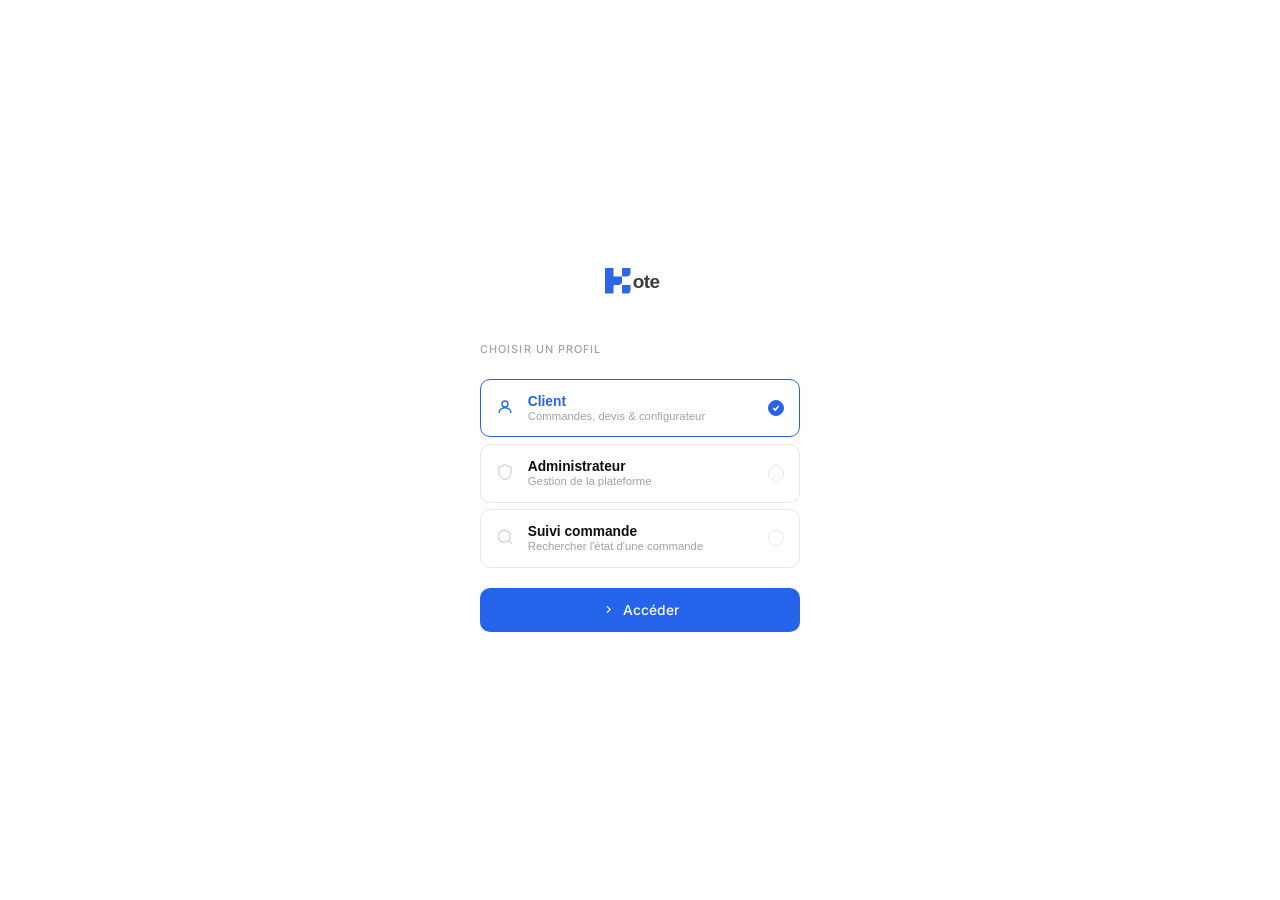
<file: index_bu.html>
<!DOCTYPE html>
<html lang="fr">
<head>
  <meta charset="UTF-8"/>
  <meta name="viewport" content="width=device-width,initial-scale=1"/>
  <title>Kote</title>
  <link href="https://fonts.googleapis.com/css2?family=Inter:wght@300;400;500;600&display=swap" rel="stylesheet"/>
  <style>
    *,*::before,*::after{box-sizing:border-box;margin:0;padding:0}
    :root{--blue:#2563EB;--text:#0f0f10;--sub:#9ca3af;--border:#e5e7eb;--bg:#ffffff;--hover:#f9fafb;--muted:#f3f4f6;--red:#ef4444}
    html,body{height:100%;background:var(--bg);font-family:'Inter',sans-serif;color:var(--text);-webkit-font-smoothing:antialiased}
    body{display:flex;flex-direction:column;align-items:center;justify-content:center;min-height:100vh;padding:2rem}

    .logo{height:26px;width:auto;margin-bottom:3rem;opacity:0;animation:up .4s ease forwards}

    .wrap{width:100%;max-width:320px;opacity:0;animation:up .4s ease .1s forwards}
    .eyebrow{font-size:.68rem;font-weight:500;letter-spacing:.1em;text-transform:uppercase;color:var(--sub);margin-bottom:1.4rem}

    /* options */
    .options{display:flex;flex-direction:column;gap:.4rem;margin-bottom:1.25rem}
    .option{display:flex;align-items:center;gap:.85rem;padding:.9rem .95rem;border:1px solid var(--border);border-radius:10px;background:var(--bg);cursor:pointer;transition:background .12s,border-color .12s;width:100%;text-align:left;-webkit-tap-highlight-color:transparent}
    .option:hover,.option:active{background:var(--hover)}
    .option.active{border-color:var(--blue)}
    .option.active .opt-icon{color:var(--blue)}
    .option.active .opt-name{color:var(--blue)}
    .opt-icon{color:#d1d5db;transition:color .12s;flex-shrink:0}
    .opt-body{flex:1;min-width:0}
    .opt-name{font-size:.86rem;font-weight:600;color:var(--text);transition:color .12s;display:block}
    .opt-desc{font-size:.71rem;color:var(--sub);margin-top:1px;display:block}
    .opt-check{width:16px;height:16px;border-radius:50%;border:1.5px solid var(--border);flex-shrink:0;transition:all .12s;display:flex;align-items:center;justify-content:center}
    .option.active .opt-check{background:var(--blue);border-color:var(--blue)}
    .opt-check svg{display:none}
    .option.active .opt-check svg{display:block}

    /* collapsible panels */
    .panel{overflow:hidden;max-height:0;transition:max-height .26s ease,margin-bottom .26s ease;margin-bottom:0}
    .panel.open{max-height:200px;margin-bottom:1.25rem}

    /* password */
    .pw-inner{position:relative}
    .pw-inp{width:100%;border:1px solid var(--border);border-radius:9px;padding:.82rem 2.8rem .82rem 1rem;font-size:.88rem;font-family:'Inter',sans-serif;color:var(--text);background:var(--bg);outline:none;transition:border-color .14s;letter-spacing:.06em}
    .pw-inp::placeholder{letter-spacing:.02em;color:#d1d5db}
    .pw-inp:focus{border-color:var(--blue)}
    .pw-inp.err{border-color:var(--red);animation:shake .26s ease}
    .pw-toggle{position:absolute;right:.85rem;top:50%;transform:translateY(-50%);background:none;border:none;cursor:pointer;color:#d1d5db;padding:0;line-height:1;transition:color .12s}
    .pw-toggle:hover{color:var(--sub)}
    .pw-hint{display:flex;align-items:center;gap:.35rem;font-size:.67rem;color:var(--sub);margin-top:.5rem;line-height:1.4}
    .pw-hint svg{width:11px;height:11px;flex-shrink:0;color:#d1d5db}
    .pw-hint code{background:var(--muted);border-radius:4px;padding:1px 5px;font-size:.65rem;letter-spacing:.04em;font-family:'Courier New',monospace;color:#374151}
    .err-msg{font-size:.7rem;color:var(--red);margin-top:.4rem;display:none}
    .err-msg.show{display:block}

    /* tracking panel */
    .trk-row{display:flex;gap:.35rem}
    .trk-inp{flex:1;border:1px solid var(--border);border-radius:8px;padding:.7rem .85rem;font-family:inherit;font-size:.84rem;color:var(--text);background:var(--bg);outline:none;transition:border-color .14s;text-transform:uppercase;letter-spacing:.05em;-webkit-text-size-adjust:100%}
    .trk-inp::placeholder{text-transform:none;letter-spacing:0;color:#d1d5db}
    .trk-inp:focus{border-color:var(--blue)}
    .trk-sbtn{padding:.7rem .95rem;background:var(--blue);color:#fff;border:none;border-radius:8px;font-family:inherit;font-size:.79rem;font-weight:500;cursor:pointer;transition:opacity .14s;display:flex;align-items:center;gap:.35rem;white-space:nowrap;min-height:42px}
    .trk-sbtn:hover{opacity:.88}
    .trk-sbtn:disabled{opacity:.4;cursor:not-allowed}
    .trk-sbtn svg{width:12px;height:12px;flex-shrink:0}
    .trk-fmt{font-size:.67rem;color:var(--sub);margin-top:.4rem}
    .trk-fmt b{color:#6b7280;font-weight:500}
    .trk-err{display:none;padding:.55rem .75rem;border:1px solid #fecaca;border-radius:7px;font-size:.72rem;color:var(--red);background:#fef2f2;margin-top:.55rem;align-items:flex-start;gap:.35rem}
    .trk-err.on{display:flex}
    .trk-err svg{width:12px;height:12px;flex-shrink:0;margin-top:.5px}
    .trk-spin{display:none;justify-content:center;align-items:center;gap:.35rem;padding:.8rem 0;font-size:.7rem;color:var(--sub)}
    .trk-spin.on{display:flex}
    @keyframes spin{to{transform:rotate(360deg)}}
    .trk-spin svg{animation:spin .8s linear infinite}
    .trk-full{display:block;text-align:center;margin-top:.6rem;font-size:.69rem;color:var(--sub);text-decoration:none}
    .trk-full:hover{color:var(--blue)}

    /* main button */
    .btn{width:100%;padding:.82rem;background:var(--blue);color:#fff;border:none;border-radius:10px;font-family:'Inter',sans-serif;font-size:.86rem;font-weight:500;cursor:pointer;transition:opacity .14s;display:flex;align-items:center;justify-content:center;gap:.5rem;min-height:44px}
    .btn:hover{opacity:.88}

    /* overlay result sheet */
    .overlay{display:none;position:fixed;inset:0;background:rgba(0,0,0,.4);backdrop-filter:blur(3px);z-index:100;align-items:flex-end;justify-content:center;padding:.75rem}
    .overlay.on{display:flex}
    .sheet{background:#fff;border-radius:14px 14px 10px 10px;width:100%;max-width:400px;max-height:88vh;overflow-y:auto;box-shadow:0 20px 60px rgba(0,0,0,.22);animation:sheetUp .2s ease}
    @keyframes sheetUp{from{transform:translateY(16px);opacity:0}to{transform:translateY(0);opacity:1}}
    .sheet-hdr{display:flex;align-items:center;justify-content:space-between;padding:.85rem 1.1rem .5rem;border-bottom:1px solid var(--border);position:sticky;top:0;background:#fff;z-index:1}
    .sheet-ttl{font-size:.78rem;font-weight:600;color:var(--text)}
    .sheet-close{background:none;border:none;cursor:pointer;color:var(--sub);width:26px;height:26px;display:flex;align-items:center;justify-content:center;border-radius:5px;transition:background .12s;padding:0}
    .sheet-close:hover{background:var(--muted);color:var(--text)}
    .sheet-close svg{width:14px;height:14px}

    /* inline result styles (used inside the sheet) */
    .tk-card-hdr{padding:1rem 1.1rem .85rem;display:flex;align-items:flex-start;justify-content:space-between;gap:.7rem;border-bottom:1px solid var(--border)}
    .tk-label{font-size:.6rem;font-weight:500;color:var(--sub);text-transform:uppercase;letter-spacing:.07em;margin-bottom:.22rem}
    .tk-ref{font-size:.95rem;font-weight:600;color:var(--text);font-family:'Courier New',monospace;letter-spacing:.06em;line-height:1}
    .tk-date{font-size:.67rem;color:var(--sub);margin-top:.26rem}
    .tk-badge{display:inline-flex;align-items:center;font-size:.65rem;font-weight:600;padding:.24rem .65rem;border-radius:20px;border:1px solid;white-space:nowrap}
    .tk-timeline{padding:.9rem 1.1rem;display:flex;flex-direction:column;border-bottom:1px solid var(--border)}
    .tk-step{display:flex;gap:.6rem;align-items:flex-start}
    .tk-step-node{display:flex;flex-direction:column;align-items:center;flex-shrink:0}
    .tk-step-dot{width:17px;height:17px;border-radius:50%;border:1.5px solid var(--border);background:#fff;display:flex;align-items:center;justify-content:center;flex-shrink:0;color:#d1d5db;z-index:1}
    .tk-step-line{width:1px;background:var(--border);flex:1;min-height:14px;margin:2px 0}
    .tk-done .tk-step-dot{background:#059669;border-color:#059669;color:#fff}
    .tk-done .tk-step-line{background:#bbf7d0}
    .tk-active .tk-step-dot{background:#2563eb;border-color:#2563eb;color:#fff}
    .tk-step-body{padding-bottom:12px;flex:1}
    .tk-step:last-child .tk-step-body{padding-bottom:0}
    .tk-step-lbl{font-size:.77rem;font-weight:500;color:var(--sub);padding-top:.05rem}
    .tk-done .tk-step-lbl,.tk-active .tk-step-lbl{color:var(--text)}
    .tk-active .tk-step-lbl{font-weight:600}
    .tk-step-sub{font-size:.67rem;color:var(--sub);margin-top:.18rem;line-height:1.4}
    .tk-section-lbl{padding:.7rem 1.1rem .3rem;font-size:.6rem;font-weight:500;color:var(--sub);text-transform:uppercase;letter-spacing:.07em}
    .tk-items{border-bottom:1px solid var(--border)}
    .tk-item{display:flex;align-items:baseline;justify-content:space-between;gap:.7rem;padding:.5rem 1.1rem;border-bottom:1px solid var(--border);font-size:.77rem}
    .tk-item:last-child{border-bottom:none}
    .tk-item-l{display:flex;flex-direction:column;gap:.08rem;min-width:0}
    .tk-item-name{font-weight:500;color:var(--text)}
    .tk-item-specs{font-size:.65rem;color:var(--sub)}
    .tk-item-qty{font-weight:600;color:var(--text);white-space:nowrap;flex-shrink:0;font-size:.72rem}
    .tk-totals{padding:.75rem 1.1rem;border-bottom:1px solid var(--border);display:flex;flex-direction:column;gap:.24rem}
    .tk-trow{display:flex;justify-content:space-between;align-items:baseline;font-size:.77rem;color:var(--sub)}
    .tk-trow-sub{font-size:.7rem}
    .tk-trow-ttc{font-size:.86rem;font-weight:600;color:var(--text);border-top:1px solid var(--border);margin-top:.26rem;padding-top:.44rem}
    .tk-actions{padding:.7rem 1.1rem;display:flex;gap:.4rem}
    .tk-act-btn{display:flex;align-items:center;gap:.4rem;padding:.6rem .9rem;border:1px solid var(--border);border-radius:7px;font-family:inherit;font-size:.75rem;font-weight:500;color:var(--sub);background:#fff;cursor:pointer;transition:all .14s;min-height:42px}
    .tk-act-btn:hover{border-color:#9ca3af;color:var(--text)}
    .tk-act-btn svg{width:11px;height:11px;flex-shrink:0}

    @keyframes up{from{opacity:0;transform:translateY(7px)}to{opacity:1;transform:translateY(0)}}
    @keyframes shake{0%,100%{transform:translateX(0)}25%{transform:translateX(-4px)}75%{transform:translateX(4px)}}
    @media(max-width:380px){body{padding:1.5rem}.wrap{max-width:100%}.trk-row{flex-direction:column}.trk-sbtn{justify-content:center}}
  </style>
</head>
<body>

  <div id="indexLogoSlot" class="logo">
    <svg xmlns="http://www.w3.org/2000/svg" viewBox="0 0 200 74" style="height:26px;width:auto;display:block">
    <g transform="translate(0,-1) scale(0.598)">
      <path fill="#2b68e8" d="M40.54,1.62H0V123.26H40.54V82.71H62.85A18.24,18.24,0,0,0,81.09,64.47V42.17H40.54Z"/>
      <path fill="#2b68e8" d="M81.09,1.62V42.17h22A18.57,18.57,0,0,0,121.63,23.6v-22Z"/>
      <path fill="#2b68e8" d="M81.09,123.26h22a18.57,18.57,0,0,0,18.57-18.57v-22H81.09Z"/>
    </g>
    <text x="79" y="57" font-family="Arial,Helvetica,sans-serif" font-weight="900" font-size="54" fill="#3c3c3c" letter-spacing="-1.5">ote</text>
    </svg>
  </div>

  <div class="wrap">
    <div class="eyebrow">Choisir un profil</div>

    <div class="options">
      <button class="option active" id="optClient" onclick="sel('client')">
        <span class="opt-icon"><svg width="18" height="18" viewBox="0 0 24 24" fill="none" stroke="currentColor" stroke-width="1.8"><circle cx="12" cy="8" r="4"/><path d="M4 20c0-4 3.6-7 8-7s8 3 8 7"/></svg></span>
        <span class="opt-body"><span class="opt-name">Client</span><span class="opt-desc">Commandes, devis &amp; configurateur</span></span>
        <span class="opt-check"><svg width="8" height="8" viewBox="0 0 10 10" fill="none" stroke="#fff" stroke-width="2"><polyline points="1.5,5 4,7.5 8.5,2.5"/></svg></span>
      </button>
      <button class="option" id="optAdmin" onclick="sel('admin')">
        <span class="opt-icon"><svg width="18" height="18" viewBox="0 0 24 24" fill="none" stroke="currentColor" stroke-width="1.8"><path d="M12 2l8 4v6c0 5-3.5 9-8 10-4.5-1-8-5-8-10V6z"/></svg></span>
        <span class="opt-body"><span class="opt-name">Administrateur</span><span class="opt-desc">Gestion de la plateforme</span></span>
        <span class="opt-check"><svg width="8" height="8" viewBox="0 0 10 10" fill="none" stroke="#fff" stroke-width="2"><polyline points="1.5,5 4,7.5 8.5,2.5"/></svg></span>
      </button>
      <button class="option" id="optTrack" onclick="sel('track')">
        <span class="opt-icon"><svg width="18" height="18" viewBox="0 0 24 24" fill="none" stroke="currentColor" stroke-width="1.8"><circle cx="11" cy="11" r="8"/><path d="M21 21l-4.35-4.35"/></svg></span>
        <span class="opt-body"><span class="opt-name">Suivi commande</span><span class="opt-desc">Rechercher l'état d'une commande</span></span>
        <span class="opt-check"><svg width="8" height="8" viewBox="0 0 10 10" fill="none" stroke="#fff" stroke-width="2"><polyline points="1.5,5 4,7.5 8.5,2.5"/></svg></span>
      </button>
    </div>

    <!-- Admin password panel -->
    <div class="panel" id="pwPanel">
      <div class="pw-inner">
        <input class="pw-inp" type="password" id="pwInput" placeholder="Mot de passe"
          onkeydown="if(event.key==='Enter')go()" oninput="clearErr()" autocomplete="current-password"/>
        <button class="pw-toggle" onclick="togglePw()" tabindex="-1">
          <svg width="15" height="15" viewBox="0 0 24 24" fill="none" stroke="currentColor" stroke-width="1.8"><path d="M1 12s4-7 11-7 11 7 11 7-4 7-11 7S1 12 1 12z"/><circle cx="12" cy="12" r="3"/></svg>
        </button>
      </div>
      <div class="err-msg" id="errMsg">Mot de passe incorrect.</div>
      <div class="pw-hint">
        <svg viewBox="0 0 24 24" fill="none" stroke="currentColor" stroke-width="2"><circle cx="12" cy="12" r="10"/><line x1="12" y1="8" x2="12" y2="12"/><line x1="12" y1="16" x2="12.01" y2="16"/></svg>
        Usage temporaire — indice : <code>admin</code>
      </div>
    </div>

    <!-- Tracking panel -->
    <div class="panel" id="trkPanel">
      <div>
        <div class="trk-row">
          <input class="trk-inp" id="idxInp" type="text" placeholder="Réf. commande"
            autocomplete="off" autocapitalize="characters"
            onkeydown="if(event.key==='Enter')idxSearch()">
          <button class="trk-sbtn" id="idxBtn" onclick="idxSearch()">
            <svg viewBox="0 0 24 24" fill="none" stroke="currentColor" stroke-width="2"><circle cx="11" cy="11" r="8"/><path d="M21 21l-4.35-4.35"/></svg>
            Chercher
          </button>
        </div>
        <div class="trk-fmt">Format : <b>KTE-XXXXXX</b></div>
        <div class="trk-err" id="idxErr">
          <svg viewBox="0 0 24 24" fill="none" stroke="currentColor" stroke-width="2"><circle cx="12" cy="12" r="10"/><line x1="12" y1="8" x2="12" y2="12"/><line x1="12" y1="16" x2="12.01" y2="16"/></svg>
          <span id="idxErrMsg">Introuvable.</span>
        </div>
        <div class="trk-spin" id="idxSpin">
          <svg viewBox="0 0 24 24" fill="none" stroke="currentColor" stroke-width="1.5" width="13" height="13" style="opacity:.35"><path d="M21 12a9 9 0 11-6.219-8.56"/></svg>
          Recherche…
        </div>
        <a href="tracking.html" class="trk-full">Ouvrir la page dédiée →</a>
      </div>
    </div>

    <button class="btn" id="btnGo" onclick="go()">
      <svg width="13" height="13" viewBox="0 0 24 24" fill="none" stroke="currentColor" stroke-width="2"><polyline points="9 18 15 12 9 6"/></svg>
      <span id="btnLabel">Accéder</span>
    </button>
  </div>

  <!-- Result overlay -->
  <div class="overlay" id="overlay" onclick="if(event.target===this)closeSheet()">
    <div class="sheet">
      <div class="sheet-hdr">
        <div class="sheet-ttl" id="sheetTitle">Suivi de commande</div>
        <button class="sheet-close" onclick="closeSheet()">
          <svg viewBox="0 0 24 24" fill="none" stroke="currentColor" stroke-width="2"><path d="M18 6L6 18M6 6l12 12"/></svg>
        </button>
      </div>
      <div id="sheetBody"></div>
    </div>
  </div>

<script src="js/kote-types.js"></script>
<script src="js/config.js"></script>
<script src="js/kote-core.js"></script>
<script src="js/catalog-sections.js"></script>
<script src="js/catalog-ui.js"></script>
<script src="js/catalog-briefing.js"></script>
<script>
  const PW = 'admin';
  let role = 'client';

  function sel(r) {
    role = r;
    ['client','admin','track'].forEach(k => {
      const id = 'opt' + k.charAt(0).toUpperCase() + k.slice(1);
      document.getElementById(id).classList.toggle('active', r===k);
    });
    document.getElementById('pwPanel').classList.toggle('open',  r==='admin');
    document.getElementById('trkPanel').classList.toggle('open', r==='track');
    document.getElementById('btnGo').style.display = r==='track' ? 'none' : 'flex';
    clearErr();
    if (r==='admin') setTimeout(()=>document.getElementById('pwInput').focus(), 290);
    if (r==='track') setTimeout(()=>document.getElementById('idxInp').focus(), 290);
  }

  function go() {
    if (role==='client') { location.href='frontpage.html'; return; }
    const inp = document.getElementById('pwInput');
    if (inp.value===PW) { location.href='admin.html'; return; }
    inp.classList.add('err');
    document.getElementById('errMsg').classList.add('show');
    inp.value='';
    setTimeout(()=>inp.classList.remove('err'),280);
    inp.focus();
  }

  function clearErr() {
    document.getElementById('pwInput').classList.remove('err');
    document.getElementById('errMsg').classList.remove('show');
  }

  function togglePw() {
    const i = document.getElementById('pwInput');
    i.type = i.type==='password'?'text':'password';
  }

  /* ── Tracking — delegates to TRK (kote-tracking.js) ── */
  async function idxSearch() {
    const ref = document.getElementById('idxInp').value.trim().toUpperCase();
    if (!ref) { document.getElementById('idxInp').focus(); return; }
    const btn  = document.getElementById('idxBtn');
    const spin = document.getElementById('idxSpin');
    const err  = document.getElementById('idxErr');
    err.className = 'trk-err'; btn.disabled = true; spin.className = 'trk-spin on';
    try {
      const ord = await TRK.lookup(ref);
      if (!ord) {
        document.getElementById('idxErrMsg').innerHTML = '<b>' + ref + '</b> introuvable.';
        err.className = 'trk-err on';
      } else {
        document.getElementById('sheetTitle').textContent = 'Commande ' + ord.ref;
        document.getElementById('sheetBody').innerHTML =
          TRK.buildResultHTML(ord, { resetFn: 'closeSheet()' });
        document.getElementById('overlay').className = 'overlay on';
      }
    } catch(e) {
      document.getElementById('idxErrMsg').textContent = 'Erreur : ' + e.message;
      err.className = 'trk-err on';
    } finally {
      btn.disabled = false; spin.className = 'trk-spin';
    }
  }

  function closeSheet() {
    document.getElementById('overlay').className = 'overlay';
    document.getElementById('sheetBody').innerHTML = '';
    document.getElementById('idxInp').value = '';
    document.getElementById('idxErr').className = 'trk-err';
  }

  /* ── Sync logo + title from DB ── */
  APP.whenReady(function(db) {
    var name = db && db.shop && db.shop.name;
    var svg  = db && db.shop && db.shop.logo_svg && db.shop.logo_svg.trim();
    if (name) document.title = name;
    if (svg && svg.startsWith('<svg')) {
      var slot = document.getElementById('indexLogoSlot');
      if (slot) {
        var norm = svg.replace(/<svg([^>]*)>/i, function(m, a) {
          var c = a.replace(/\s*(width|height|style)\s*=\s*(?:"[^"]*"|'[^']*')/gi, '');
          return '<svg' + c + ' style="height:26px;width:auto;display:block">';
        });
        slot.innerHTML = norm;
      }
    }
  });
</script>
</body>
</html>
</file>
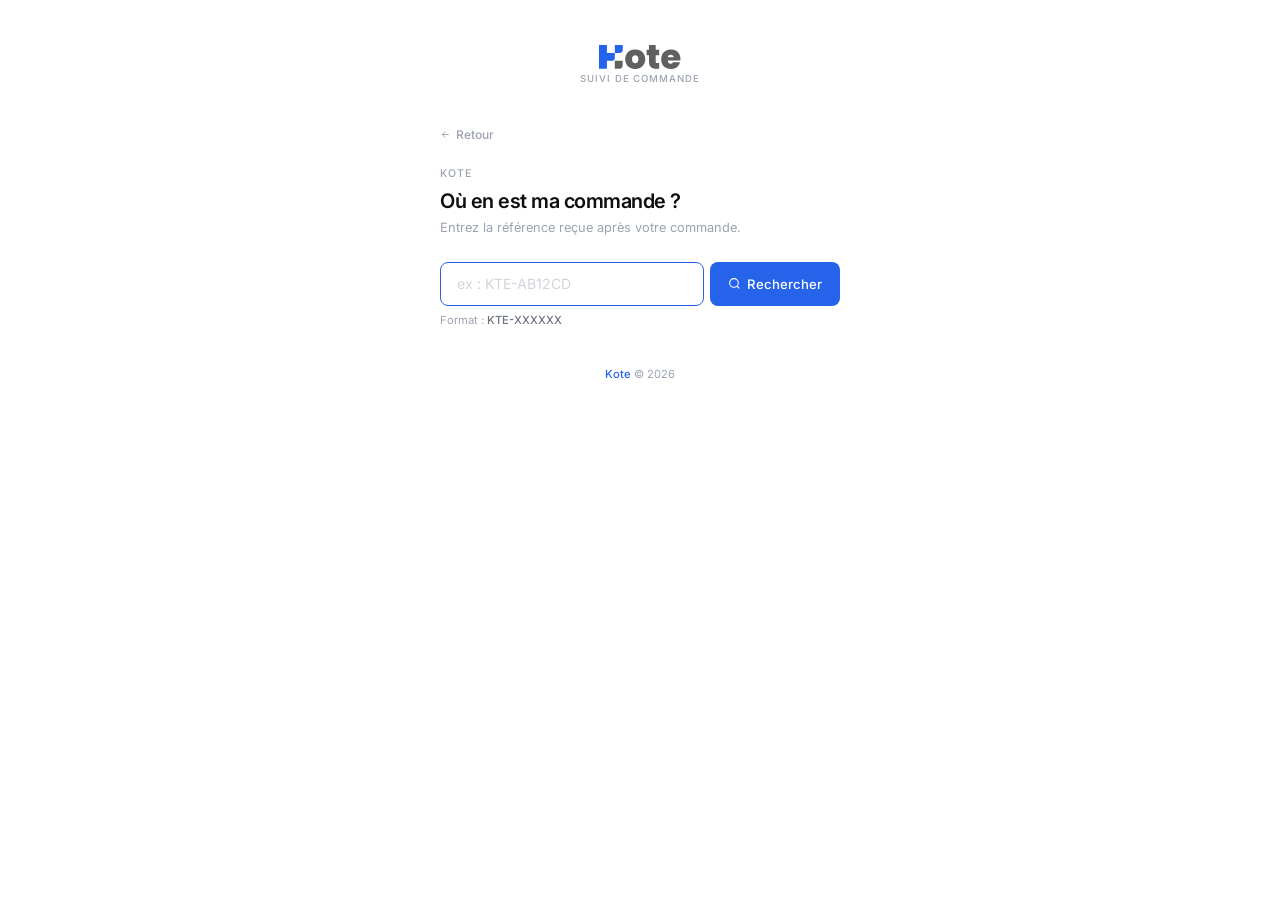
<file: tracking.html>
<!DOCTYPE html>
<html lang="fr">
<head>
<meta charset="UTF-8">
<meta name="viewport" content="width=device-width,initial-scale=1">
<title>Suivi commande · Kote</title>
<link href="https://fonts.googleapis.com/css2?family=Inter:wght@300;400;500;600&display=swap" rel="stylesheet">
<style>
*,*::before,*::after{box-sizing:border-box;margin:0;padding:0}
:root{--blue:#2563EB;--text:#0f0f10;--sub:#9ca3af;--border:#e5e7eb;--bg:#fff;--hover:#f9fafb}
html,body{min-height:100%;font-family:'Inter',sans-serif;color:var(--text);background:var(--bg);-webkit-font-smoothing:antialiased}
body{display:flex;flex-direction:column;align-items:center;padding:2.8rem 1.2rem 4rem;min-height:100vh}

.logo-wrap{display:flex;flex-direction:column;align-items:center;gap:.25rem;margin-bottom:2.5rem;opacity:0;animation:up .4s ease forwards}
.logo-svg{height:24px;width:auto}
.logo-tag{font-size:.6rem;font-weight:500;color:var(--sub);letter-spacing:.1em;text-transform:uppercase}

.container{width:100%;max-width:400px;opacity:0;animation:up .4s ease .1s forwards}

.back{display:inline-flex;align-items:center;gap:.3rem;margin-bottom:1.6rem;font-size:.75rem;font-weight:500;color:var(--sub);text-decoration:none;transition:color .12s}
.back:hover{color:var(--text)}
.back svg{width:11px;height:11px}

.eyebrow{font-size:.66rem;font-weight:500;letter-spacing:.1em;text-transform:uppercase;color:var(--sub);margin-bottom:.55rem}
.h1{font-size:1.25rem;font-weight:600;color:var(--text);letter-spacing:-.025em;line-height:1.2;margin-bottom:.3rem}
.sub-txt{font-size:.8rem;color:var(--sub);margin-bottom:1.5rem;line-height:1.55}

.search-row{display:flex;gap:.4rem;margin-bottom:.45rem}
.search-inp{flex:1;border:1px solid var(--border);border-radius:8px;padding:.78rem 1rem;font-family:inherit;font-size:.88rem;color:var(--text);background:var(--bg);outline:none;transition:border-color .14s;text-transform:uppercase;letter-spacing:.06em;-webkit-text-size-adjust:100%}
.search-inp::placeholder{text-transform:none;letter-spacing:0;color:#d1d5db}
.search-inp:focus{border-color:var(--blue)}
.search-btn{padding:.78rem 1.1rem;background:var(--blue);color:#fff;border:none;border-radius:8px;font-family:inherit;font-size:.82rem;font-weight:500;cursor:pointer;display:flex;align-items:center;gap:.4rem;transition:opacity .14s;white-space:nowrap;min-height:44px}
.search-btn:hover{opacity:.88}
.search-btn:disabled{opacity:.4;cursor:not-allowed}
.search-btn svg{width:13px;height:13px;flex-shrink:0}
.search-hint{font-size:.7rem;color:var(--sub)}
.search-hint b{color:#6b7280;font-weight:500}

.tk-error{display:none;margin-top:.7rem;padding:.7rem .9rem;border:1px solid #fecaca;border-radius:8px;font-size:.78rem;color:#dc2626;background:#fef2f2;align-items:flex-start;gap:.5rem}
.tk-error.on{display:flex}
.tk-error svg{width:13px;height:13px;flex-shrink:0;margin-top:.5px}

.tk-spin{display:none;justify-content:center;align-items:center;gap:.45rem;padding:1.4rem 0;font-size:.76rem;color:var(--sub)}
.tk-spin.on{display:flex}
@keyframes spin{to{transform:rotate(360deg)}}
.tk-spin svg{animation:spin .8s linear infinite}

.tk-result{display:none;border:1px solid var(--border);border-radius:12px;overflow:hidden;margin-top:1.4rem}
.tk-result.on{display:block;animation:up .25s ease}

/* result styles */
.tk-card-hdr{padding:1.1rem 1.15rem .9rem;display:flex;align-items:flex-start;justify-content:space-between;gap:.75rem;border-bottom:1px solid var(--border)}
.tk-label{font-size:.62rem;font-weight:500;color:var(--sub);text-transform:uppercase;letter-spacing:.07em;margin-bottom:.25rem}
.tk-ref{font-size:1.05rem;font-weight:600;color:var(--text);font-family:'Courier New',monospace;letter-spacing:.06em;line-height:1}
.tk-date{font-size:.7rem;color:var(--sub);margin-top:.3rem}
.tk-badge{display:inline-flex;align-items:center;font-size:.67rem;font-weight:600;padding:.28rem .7rem;border-radius:20px;border:1px solid;white-space:nowrap}

.tk-timeline{padding:1rem 1.15rem;display:flex;flex-direction:column;border-bottom:1px solid var(--border)}
.tk-step{display:flex;gap:.65rem;align-items:flex-start}
.tk-step-node{display:flex;flex-direction:column;align-items:center;flex-shrink:0}
.tk-step-dot{width:18px;height:18px;border-radius:50%;border:1.5px solid var(--border);background:var(--bg);display:flex;align-items:center;justify-content:center;flex-shrink:0;color:#d1d5db;z-index:1}
.tk-step-line{width:1px;background:var(--border);flex:1;min-height:16px;margin:2px 0}
.tk-done .tk-step-dot{background:#059669;border-color:#059669;color:#fff}
.tk-done .tk-step-line{background:#bbf7d0}
.tk-active .tk-step-dot{background:#2563eb;border-color:#2563eb;color:#fff}
.tk-step-body{padding-bottom:14px;flex:1}
.tk-step:last-child .tk-step-body{padding-bottom:0}
.tk-step-lbl{font-size:.8rem;font-weight:500;color:var(--sub);padding-top:.05rem}
.tk-done .tk-step-lbl,.tk-active .tk-step-lbl{color:var(--text)}
.tk-active .tk-step-lbl{font-weight:600}
.tk-step-sub{font-size:.7rem;color:var(--sub);margin-top:.2rem;line-height:1.45}

.tk-section-lbl{padding:.8rem 1.15rem .35rem;font-size:.62rem;font-weight:500;color:var(--sub);text-transform:uppercase;letter-spacing:.07em}
.tk-items{border-bottom:1px solid var(--border)}
.tk-item{display:flex;align-items:baseline;justify-content:space-between;gap:.75rem;padding:.55rem 1.15rem;border-bottom:1px solid var(--border);font-size:.8rem}
.tk-item:last-child{border-bottom:none}
.tk-item-l{display:flex;flex-direction:column;gap:.1rem;min-width:0}
.tk-item-name{font-weight:500;color:var(--text)}
.tk-item-specs{font-size:.68rem;color:var(--sub)}
.tk-item-qty{font-weight:600;color:var(--text);white-space:nowrap;flex-shrink:0;font-size:.76rem}

.tk-totals{padding:.85rem 1.15rem;border-bottom:1px solid var(--border);display:flex;flex-direction:column;gap:.28rem}
.tk-trow{display:flex;justify-content:space-between;align-items:baseline;font-size:.8rem;color:var(--sub)}
.tk-trow-sub{font-size:.73rem}
.tk-trow-ttc{font-size:.9rem;font-weight:600;color:var(--text);border-top:1px solid var(--border);margin-top:.3rem;padding-top:.5rem}

.tk-actions{padding:.75rem 1.15rem;display:flex;gap:.4rem}
.tk-act-btn{display:flex;align-items:center;gap:.4rem;padding:.65rem 1rem;border:1px solid var(--border);border-radius:7px;font-family:inherit;font-size:.78rem;font-weight:500;color:var(--sub);background:var(--bg);cursor:pointer;transition:all .14s;min-height:44px}
.tk-act-btn:hover{border-color:#9ca3af;color:var(--text)}
.tk-act-btn svg{width:11px;height:11px;flex-shrink:0}

.page-footer{margin-top:2.5rem;font-size:.7rem;color:var(--sub);text-align:center}
.page-footer a{color:var(--blue);text-decoration:none;font-weight:500}

@keyframes up{from{opacity:0;transform:translateY(8px)}to{opacity:1;transform:translateY(0)}}
@media(max-width:440px){
  body{padding:1.8rem .9rem 4rem}
  .search-row{flex-direction:column}
  .search-btn{justify-content:center}
  .h1{font-size:1.1rem}
  .tk-card-hdr{flex-direction:column;gap:.6rem}
}
</style>
</head>
<body>

<div class="logo-wrap">
  <svg class="logo-svg" xmlns="http://www.w3.org/2000/svg" viewBox="0 0 394.5 116.2">
  <path fill="#2463EB" d="M115,0v24.1c0,7.9-6.4,14.2-14.2,14.2H76.7V0H115z M38.3,0H0v115h38.3V76.7h24.6c7.6,0,13.8-6.2,13.8-13.8V38.3H38.3V0z"/>
  <path fill="#606060" d="M100.1,114.5H76.5v-38h38v23.6C114.5,108.1,108.1,114.5,100.1,114.5z M175.2,116.2c9.2,0,17.5-1.9,24.9-5.8c7.4-3.8,13.1-9.4,17.4-16.6c4.2-7.2,6.3-15.6,6.3-25.1c0-9.6-2.1-17.9-6.3-25c-4.2-7.1-10-12.6-17.3-16.5c-7.3-3.8-15.6-5.8-24.8-5.8c-9.2,0-17.5,1.9-24.8,5.8c-7.3,3.8-13.1,9.3-17.3,16.5c-4.2,7.1-6.3,15.5-6.3,25c0,9.7,2.1,18.1,6.3,25.2c4.2,7.1,9.9,12.6,17.2,16.5C157.7,114.3,165.9,116.2,175.2,116.2z M175.2,88.2c-4.5,0-8.2-1.6-11-4.9c-2.9-3.3-4.3-8.1-4.3-14.5c0-6.3,1.5-11,4.4-14.3s6.6-4.9,11-4.9c4.4,0,8.1,1.6,11.1,4.9c3,3.3,4.5,8.1,4.5,14.3c0,6.3-1.5,11.1-4.5,14.4C183.4,86.5,179.7,88.2,175.2,88.2z M282.1,87.5c-2.7,0-4.7-0.5-5.8-1.6c-1.2-1.1-1.7-2.9-1.7-5.4v-31h16.8V22.6h-16.8V0.2H242v22.4h-11.4v26.8H242v30.5c0,23.4,11.8,35.1,35.4,35.1h14V87.5H282.1z M394.5,67.8c0-9.4-2-17.6-5.9-24.6c-4-7-9.4-12.3-16.5-16.1c-7-3.7-15.1-5.6-24.2-5.6c-9.2,0-17.4,1.9-24.5,5.8c-7.1,3.8-12.6,9.3-16.6,16.4c-4,7.1-5.9,15.5-5.9,25.1c0,9.7,2,18.1,6,25.2c4,7.1,9.6,12.6,16.6,16.5c7.1,3.8,15.2,5.8,24.3,5.8c7.6,0,14.5-1.4,20.8-4.3c6.3-2.9,11.4-6.8,15.6-11.8c4.1-5,6.9-10.7,8.3-17h-34.4c-2.3,4.8-6.2,7.2-11.5,7.2c-3.8,0-7-1.2-9.5-3.7c-2.5-2.5-3.9-6.2-4.2-11.3h61.1C394.4,72.8,394.5,70.3,394.5,67.8z M333.1,59.7c0.8-4.2,2.4-7.3,4.9-9.5c2.5-2.1,5.8-3.2,9.7-3.2c4,0,7.2,1.1,9.9,3.4c2.6,2.3,4,5.4,4,9.3H333.1z"/>
</svg>
  <span class="logo-tag">Suivi de commande</span>
</div>

<div class="container">
  <a href="index.html" class="back">
    <svg viewBox="0 0 24 24" fill="none" stroke="currentColor" stroke-width="2"><path d="M19 12H5M12 5l-7 7 7 7"/></svg>
    Retour
  </a>
  <div class="eyebrow">Kote</div>
  <h1 class="h1">Où en est ma commande ?</h1>
  <p class="sub-txt">Entrez la référence reçue après votre commande.</p>

  <div class="search-row">
    <input class="search-inp" id="trkInp" type="text" placeholder="ex : KTE-AB12CD"
      autocomplete="off" autocorrect="off" autocapitalize="characters" spellcheck="false"
      onkeydown="if(event.key==='Enter')doTrack()" inputmode="text">
    <button class="search-btn" id="trkBtn" onclick="doTrack()">
      <svg viewBox="0 0 24 24" fill="none" stroke="currentColor" stroke-width="2"><circle cx="11" cy="11" r="8"/><path d="M21 21l-4.35-4.35"/></svg>
      Rechercher
    </button>
  </div>
  <div class="search-hint">Format : <b>KTE-XXXXXX</b></div>

  <div class="tk-error" id="trkErr">
    <svg viewBox="0 0 24 24" fill="none" stroke="currentColor" stroke-width="2"><circle cx="12" cy="12" r="10"/><line x1="12" y1="8" x2="12" y2="12"/><line x1="12" y1="16" x2="12.01" y2="16"/></svg>
    <span id="trkErrMsg">Commande introuvable.</span>
  </div>
  <div class="tk-spin" id="trkSpin">
    <svg viewBox="0 0 24 24" fill="none" stroke="currentColor" stroke-width="1.5" width="15" height="15" style="opacity:.35"><path d="M21 12a9 9 0 11-6.219-8.56"/></svg>
    Recherche…
  </div>
  <div class="tk-result" id="trkResult"></div>
</div>

<div class="page-footer"><a href="index.html">Kote</a> &copy; 2026</div>

<script src="js/kote-tracking.js"></script>
<script>
function resetTracking() {
  document.getElementById('trkInp').value = '';
  const r = document.getElementById('trkResult');
  r.className = 'tk-result'; r.innerHTML = '';
  document.getElementById('trkErr').className = 'tk-error';
  document.getElementById('trkInp').focus();
}

async function doTrack() {
  const ref = document.getElementById('trkInp').value.trim().toUpperCase();
  if (!ref) { document.getElementById('trkInp').focus(); return; }
  const btn  = document.getElementById('trkBtn');
  const spin = document.getElementById('trkSpin');
  const err  = document.getElementById('trkErr');
  const res  = document.getElementById('trkResult');
  err.className='tk-error'; res.className='tk-result'; res.innerHTML='';
  btn.disabled=true; spin.className='tk-spin on';
  try {
    const ord = await TRK.lookup(ref);
    if (!ord) {
      document.getElementById('trkErrMsg').innerHTML='Référence <b>'+ref+'</b> introuvable. Vérifiez et réessayez.';
      err.className='tk-error on';
    } else {
      res.innerHTML = TRK.buildResultHTML(ord, { resetFn: 'resetTracking()' });
      res.className='tk-result on';
      res.scrollIntoView({behavior:'smooth',block:'nearest'});
    }
  } catch(e) {
    console.error('[TRK]',e);
    document.getElementById('trkErrMsg').textContent='Erreur : '+e.message;
    err.className='tk-error on';
  } finally {
    btn.disabled=false; spin.className='tk-spin';
  }
}

window.addEventListener('load', () => {
  document.getElementById('trkInp').focus();
  const ref = new URLSearchParams(location.search).get('ref');
  if (ref) { document.getElementById('trkInp').value=ref; doTrack(); }
});
</script>
</body>
</html>
</file>
